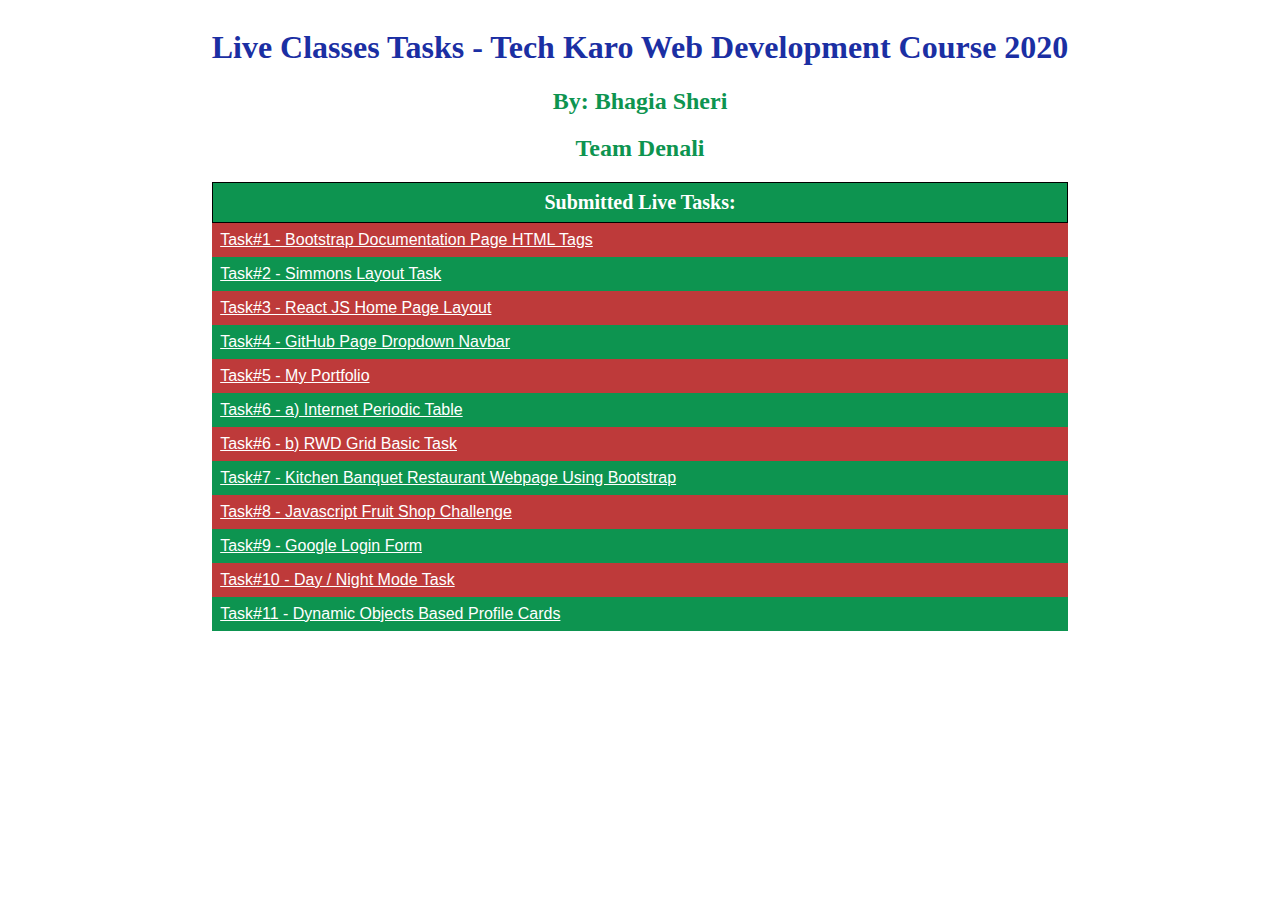
<file: index.html>
<!DOCTYPE html>
<html lang="en">
<head>
	<meta charset="utf-8" />
	<meta http-equiv="X-UA-Compatible" content="IE=edge,chrome=1" />
	<meta name="viewport" content="width=device-width, initial-scale=1">
	<title>Live Classes Tasks - Tech karo Web Development Course 2020</title>
	<style>
		html{
			height: 100%;
		}

		body{
            display: flex;
            flex-direction: column;
            align-items: center;
            justify-content: center;
            text-align: center;
        }
        
        h1{
        color: rgb(27, 47, 163);
        font-family: cursive;
        }
        
        h2{
       color: rgb(13, 148, 80);
        font-family: cursive;
        }
        
        table {
            font-family: arial, sans-serif;
            border-collapse: collapse;
            width: 100%;
        }
        
      th {
            border: 1px solid black;
            color:white;
            font-family: cursive;
            font-size: 20px;
            text-align: center;
            padding: 8px;
        }
        
        td {
            padding: 8px;
            text-align: left;
        }
        
        tr:nth-child(even) {
            background-color: rgb(190, 58, 58)
        }

        tr:nth-child(odd) {
            background-color: rgb(13, 148, 80);
        }

        a {
            color: white;
        }

</style>
</head>

<body>
    <div>
        <h1 >Live Classes Tasks - Tech Karo Web Development Course 2020</h1>
        <h2>By: Bhagia Sheri</h2>
        <h2>Team Denali</h2>
        
        <table>
			<tr>
				<th>Submitted Live Tasks:</th>
			</tr>
			<tr>
                <td><a href="task1-bootstrap-documentation-page-html-tags/documentation.html" target="_blank">Task#1 - Bootstrap Documentation Page HTML Tags</a></td>
               
            <tr>
                <td><a href="task2-simmons-layout-task/index.html" target="_blank">Task#2 - Simmons Layout Task</a></td>
            </tr>
            <tr>
                <td><a href="task3-react-js-home-page/index.html" target="_blank">Task#3 - React JS Home Page Layout</a></td>
            </tr>
            <tr>
                <td><a href="task4-github-page-navbar/index.html" target="_blank">Task#4 - GitHub Page Dropdown Navbar</a></td>
            </tr>
            <tr>
                <td><a href="task5-portfolio/index.html" target="_blank">Task#5 - My Portfolio</a></td>
            </tr>
            <tr>
                <td><a href="task6-grid-flex-tasks/grid-task1-my-internet-periodic-table/index.html" target="_blank">Task#6 - a) Internet Periodic Table</a></td>
            </tr>
            <tr>
                <td><a href="task6-grid-flex-tasks/grid-task2-basic-grid-view/index.html" target="_blank">Task#6 - b) RWD Grid Basic Task</a></td>
            </tr>
            <tr>
                <td><a href="task7-kitchen-banquet-restaurant-using-cssframework/index.html" target="_blank">Task#7 - Kitchen Banquet Restaurant Webpage Using Bootstrap</a></td>
            </tr>
            <tr>
                <td><a href="task8-javascript-fruit-shop/index.html" target="_blank">Task#8 - Javascript Fruit Shop Challenge</a></td>
            </tr>
            <tr>
                <td><a href="task9-javascript-google-login-form/index.html" target="_blank">Task#9 - Google Login Form</a></td>
            </tr>
            <tr>
                <td><a href="task10-day-and-night-mode-page/index.html" target="_blank">Task#10 - Day / Night Mode Task</a></td>
            </tr>
            <tr>
                <td><a href="task11-profile-card-list/profile-card-list/index.html" target="_blank">Task#11 - Dynamic Objects Based Profile Cards</a></td>
            </tr>
        </table>
    </div>
</body>
</html>
</file>
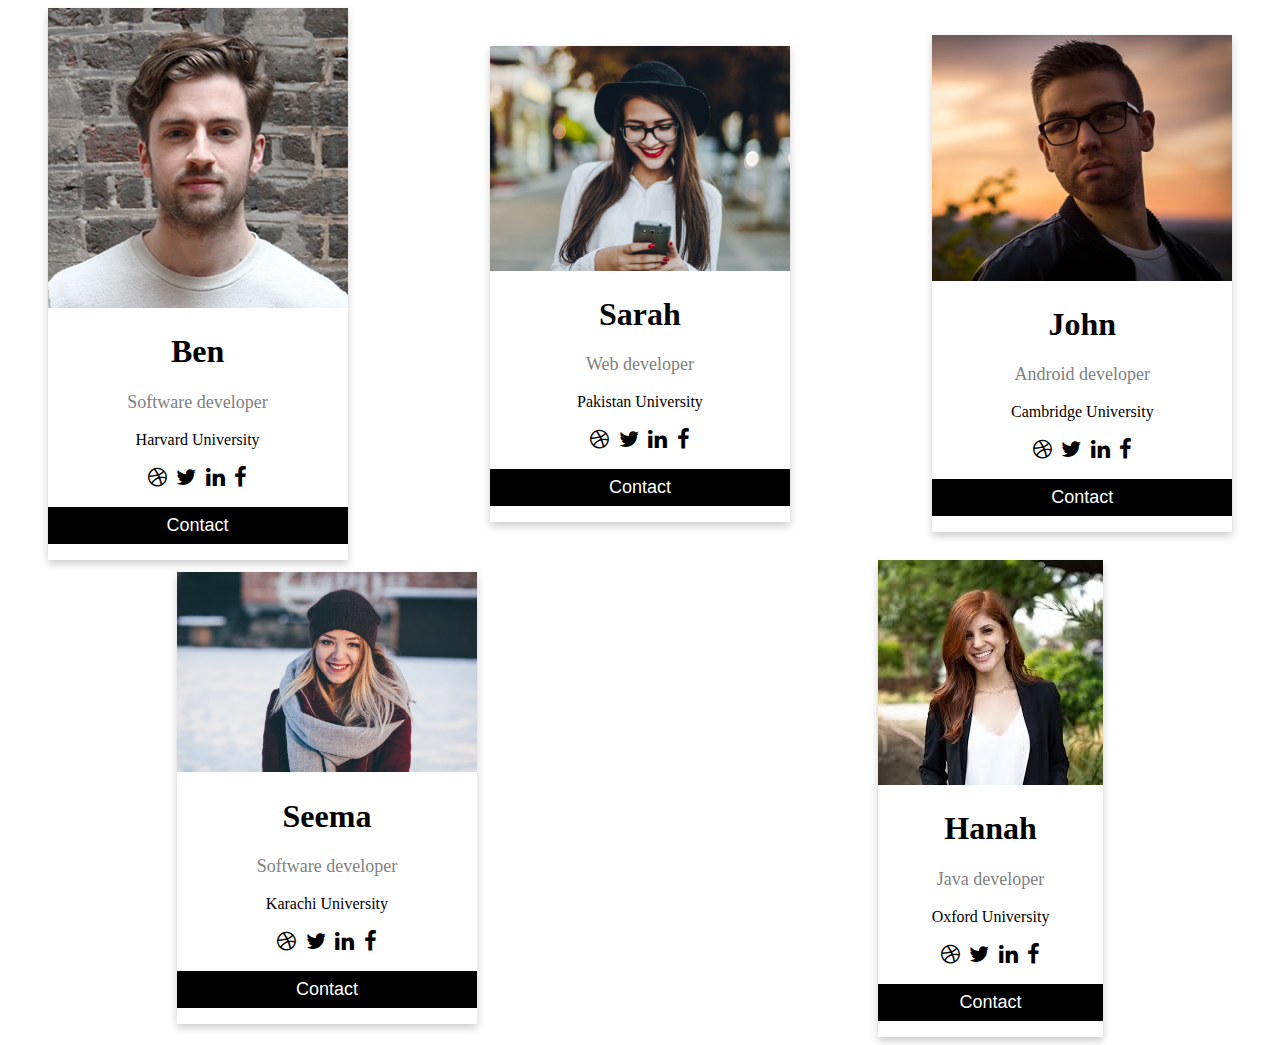
<file: task11-profile-card-list/profile-card-list/index.html>
<!DOCTYPE html>
<html lang="en">
  <head>
    <!--  Meta  -->
    <meta charset="UTF-8" />
    <title>Profile Cards</title>

    <!--  Styles  -->
    <link rel="stylesheet" href="style.css" />
    <link
      rel="stylesheet"
      href="https://cdnjs.cloudflare.com/ajax/libs/font-awesome/4.7.0/css/font-awesome.min.css"
    />
  </head>
  <body>
    <!-- Scripts -->
    <script src="index.js"></script>
  </body>
</html>
</file>
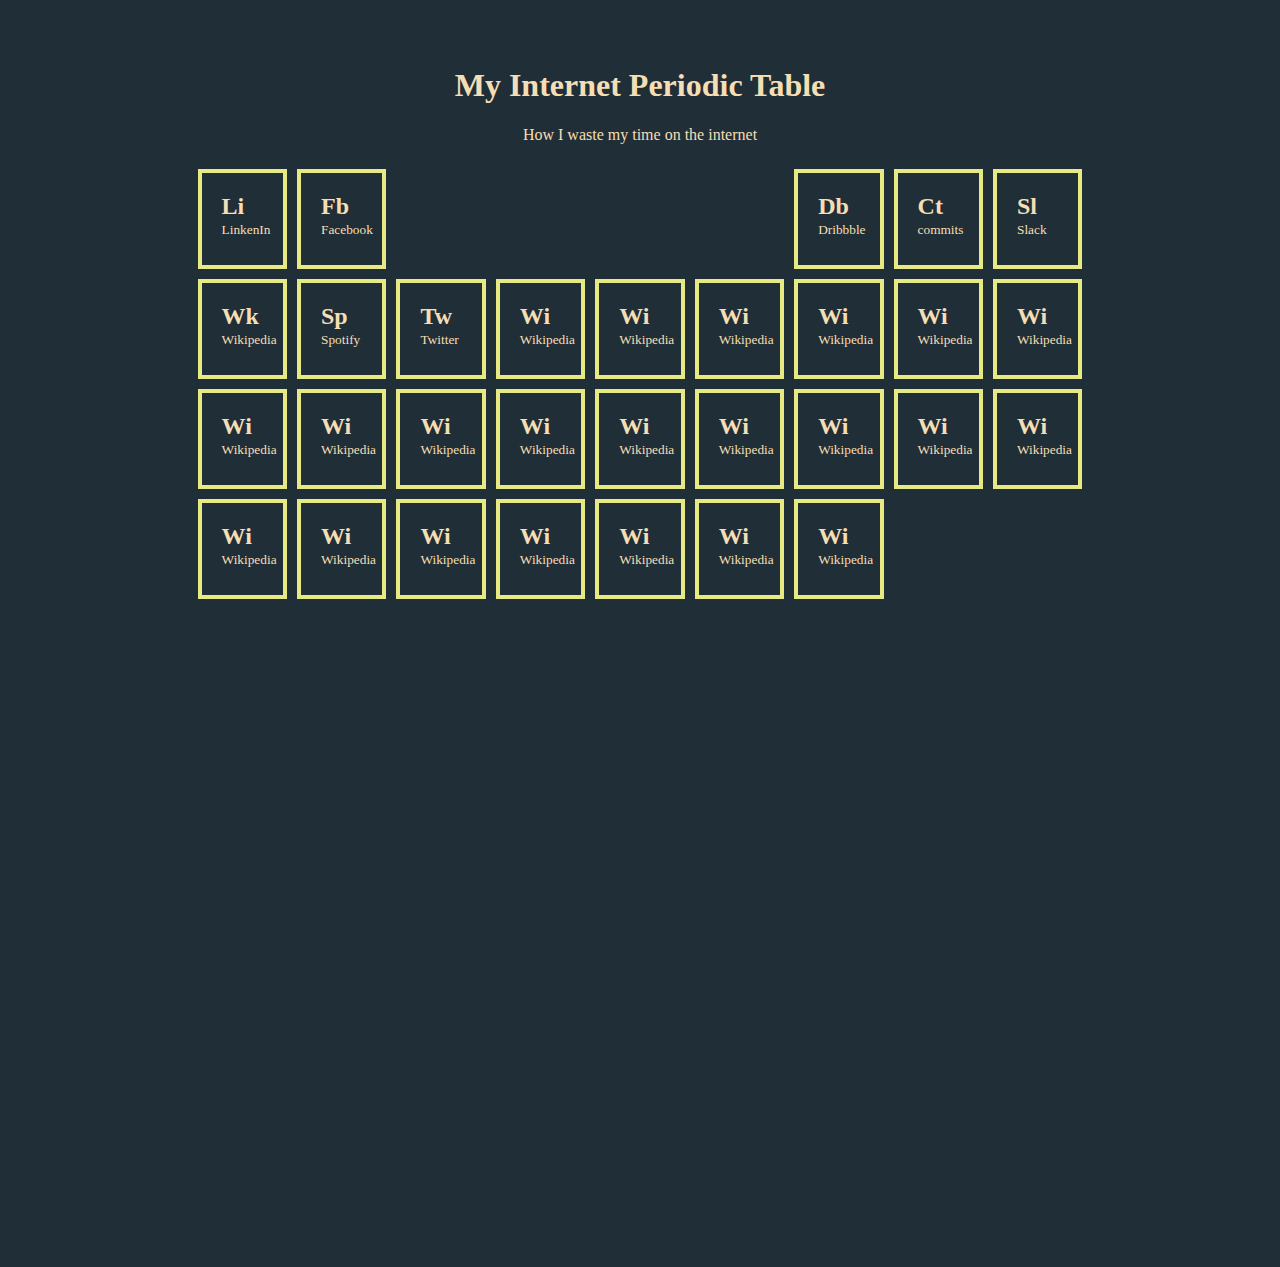
<file: task6-grid-flex-tasks/grid-task1-my-internet-periodic-table/index.html>
<!DOCTYPE html>
<html lang="en">

<head>
    <meta charset="UTF-8">
    <meta name="viewport" content="width=device-width, initial-scale=1.0">
    <title>Internet Periodic Table</title>
    <!-- External CSS File -->
    <link rel="stylesheet" href="style.css">
</head>

<body>
    <section id="main">

        <h1>My Internet Periodic Table</h1>
        <p>How I waste my time on the internet</p>

        <section id="container">
            <div class="yellow" id="li">
                <h2>Li</h2>
                <small>LinkenIn</small>
            </div>

            <div class="yellow" id="fb">
                <h2>Fb</h2>
                <small>Facebook</small>
            </div>

            <div class="blue" id="db">
                <h2>Db</h2>
                <small>Dribbble</small>
            </div>

            <div class="green" id="ct">
                <h2>Ct</h2>
                <small>commits</small>
            </div>

            <div class="green" id="sl">
                <h2>Sl</h2>
                <small>Slack</small>
            </div>

            <div class="red">
                <h2>Wk</h2>
                <small>Wikipedia</small>
            </div>

            <div class="red">
                <h2>Sp</h2>
                <small>Spotify</small>
            </div>

            <div class="yellow">
                <h2>Tw</h2>
                <small>Twitter</small>
            </div>

            <div class="blue">
                <h2>Wi</h2>
                <small>Wikipedia</small>
            </div>

            <div class="blue">
                <h2>Wi</h2>
                <small>Wikipedia</small>
            </div>

            <div class="blue">
                <h2>Wi</h2>
                <small>Wikipedia</small>
            </div>

            <div class="blue">
                <h2>Wi</h2>
                <small>Wikipedia</small>
            </div>

            <div class="blue">
                <h2>Wi</h2>
                <small>Wikipedia</small>
            </div>

            <div class="blue">
                <h2>Wi</h2>
                <small>Wikipedia</small>
            </div>

            <div class="blue">
                <h2>Wi</h2>
                <small>Wikipedia</small>
            </div>

            <div class="blue">
                <h2>Wi</h2>
                <small>Wikipedia</small>
            </div>

            <div class="blue">
                <h2>Wi</h2>
                <small>Wikipedia</small>
            </div>

            <div class="blue">
                <h2>Wi</h2>
                <small>Wikipedia</small>
            </div>

            <div class="blue">
                <h2>Wi</h2>
                <small>Wikipedia</small>
            </div>

            <div class="blue">
                <h2>Wi</h2>
                <small>Wikipedia</small>
            </div>

            <div class="blue">
                <h2>Wi</h2>
                <small>Wikipedia</small>
            </div>

            <div class="blue">
                <h2>Wi</h2>
                <small>Wikipedia</small>
            </div>

            <div class="blue">
                <h2>Wi</h2>
                <small>Wikipedia</small>
            </div>

            <div class="blue">
                <h2>Wi</h2>
                <small>Wikipedia</small>
            </div>

            <div class="blue">
                <h2>Wi</h2>
                <small>Wikipedia</small>
            </div>

            <div class="blue">
                <h2>Wi</h2>
                <small>Wikipedia</small>
            </div>

            <div class="blue">
                <h2>Wi</h2>
                <small>Wikipedia</small>
            </div>

            <div class="blue">
                <h2>Wi</h2>
                <small>Wikipedia</small>
            </div>

            <div class="blue">
                <h2>Wi</h2>
                <small>Wikipedia</small>
            </div>

            <div class="blue">
                <h2>Wi</h2>
                <small>Wikipedia</small>
            </div>
        </section>

    </section>
</body>

</html>
</file>
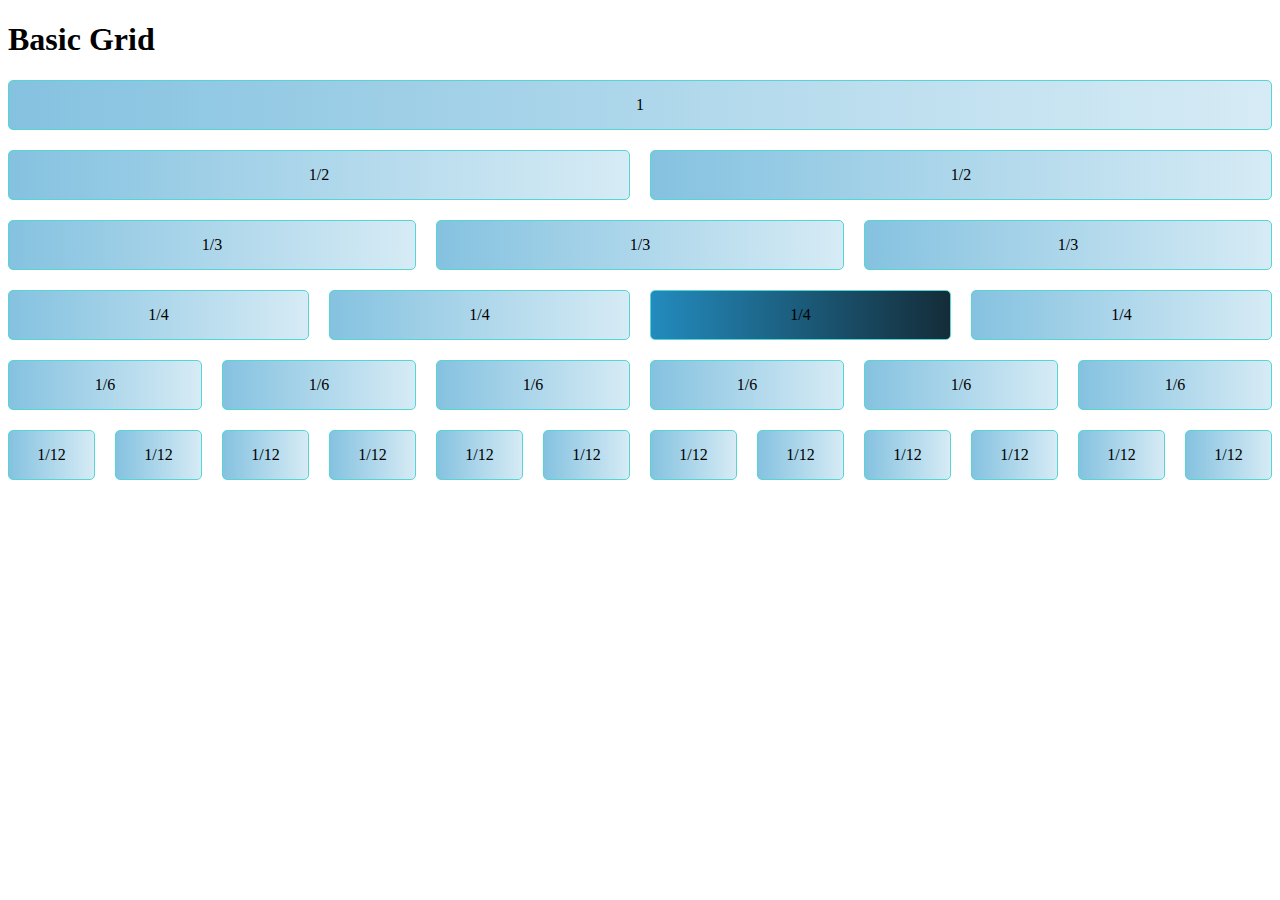
<file: task6-grid-flex-tasks/grid-task2-basic-grid-view/index.html>
<!DOCTYPE html>
<html lang="en">
<head>
    <meta charset="UTF-8">
    <meta name="viewport" content="width=device-width, initial-scale=1.0">
    <title>RWD - Grid Task # 2</title>
    <!-- CSS External File -->
    <link rel="stylesheet" href="style.css">
</head>
<body>
    <h1>Basic Grid</h1>
    <section id="container">
        <div class="one">1</div>
        <div class="two" id="two-first">1/2</div>
        <div class="two" id="two-second">1/2</div>
        <div class="three" id="three-first">1/3</div>
        <div class="three" id="three-second">1/3</div>
        <div class="three" id="three-third">1/3</div>
        <div class="four" id="four-first">1/4</div>
        <div class="four" id="four-second">1/4</div>
        <div class="four" id="four-third">1/4</div>
        <div class="four" id="four-fourth">1/4</div>
        <div class="six" id="six-first">1/6</div>
        <div class="six" id="six-second">1/6</div>
        <div class="six" id="six-third">1/6</div>
        <div class="six" id="six-fourth">1/6</div>
        <div class="six" id="six-fifth">1/6</div>
        <div class="six" id="six-sixth">1/6</div>
        <div class="twelve">1/12</div>
        <div class="twelve">1/12</div>
        <div class="twelve">1/12</div>
        <div class="twelve">1/12</div>
        <div class="twelve">1/12</div>
        <div class="twelve">1/12</div>
        <div class="twelve">1/12</div>
        <div class="twelve">1/12</div>
        <div class="twelve">1/12</div>
        <div class="twelve">1/12</div>
        <div class="twelve">1/12</div>
        <div class="twelve">1/12</div>
    </section>
</body>
</html>
</file>
<file: task11-profile-card-list/profile-card-list/style.css>
/**
 * index.css
 * - Add any styles you want here!
 */

 body{
   display: flex;
   flex-wrap: wrap;
   gap: 5%;
 }

.card {
  box-shadow: 0 4px 8px 0 rgba(0, 0, 0, 0.2);
  max-width: 300px;
  margin: auto;
  text-align: center;
}

.title {
  color: grey;
  font-size: 18px;
}

button {
  border: none;
  outline: 0;
  display: inline-block;
  padding: 8px;
  color: white;
  background-color: #000;
  text-align: center;
  cursor: pointer;
  width: 100%;
  font-size: 18px;
}

a {
  text-decoration: none;
  font-size: 22px;
  color: black;
}

button:hover,
a:hover {
  opacity: 0.7;
}
</file>
<file: task6-grid-flex-tasks/grid-task1-my-internet-periodic-table/style.css>
*{
    background-color: #202e38;
    color: wheat;
}

#main{
    padding-top: 3%;
}

#main h1,p{
    text-align: center;
}

#container{
    display: grid;
    grid-template-columns: repeat(9, 1fr);
    grid-template-rows: repeat(10, 100px);
    grid-gap: 10px;
    margin: 2% 15% auto;
    
}

div{
    border: 4px solid #e7e983;
    padding-left: 20px;
}

#db{
    grid-column: 7 / span 1;
}

div h2{
    margin-bottom: auto;
}
</file>
<file: task6-grid-flex-tasks/grid-task2-basic-grid-view/style.css>
#container{
    display: grid;
    grid-template-columns: repeat(12, 1fr);
    grid-template-rows: repeat(6, 50px);
    grid-gap: 20px;  
}

div{
    background-image: linear-gradient(to right, #85c2e0, #d6ebf5 );
    border: 1px solid #56d5d5;
    border-radius: 5px;
    display: flex;
    justify-content: center;
    align-items: center;
}

.one{
    grid-column: 1 / -1;
}

#two-first{
    grid-column: 1 / 7;
}

#two-second{
    grid-column: 7 / -1;
}

#three-first{
    grid-column: 1 / span 4;
}

#three-second{
    grid-column: 5 / span 4;
}

#three-third{
    grid-column: 9 / span 4;
}

#four-first{
    grid-column: 1 / span 3;
}

#four-second{
    grid-column: 4 / span 3;
}

#four-third{
    grid-column: 7 / span 3;
    background-image: linear-gradient(to right, #238bbe, #142c38 );
}

#four-fourth{
    grid-column: 10 / span 3;
}

#six-first{
    grid-column: 1 / span 2;
}

#six-second{
    grid-column: 3 / span 2;
}

#six-third{
    grid-column: 5 / span 2;
}

#six-fourth{
    grid-column: 7 / span 2;
}

#six-fifth{
    grid-column: 9 / span 2;
}

#six-sixth{
    grid-column: 11 / span 2;
}
</file>
